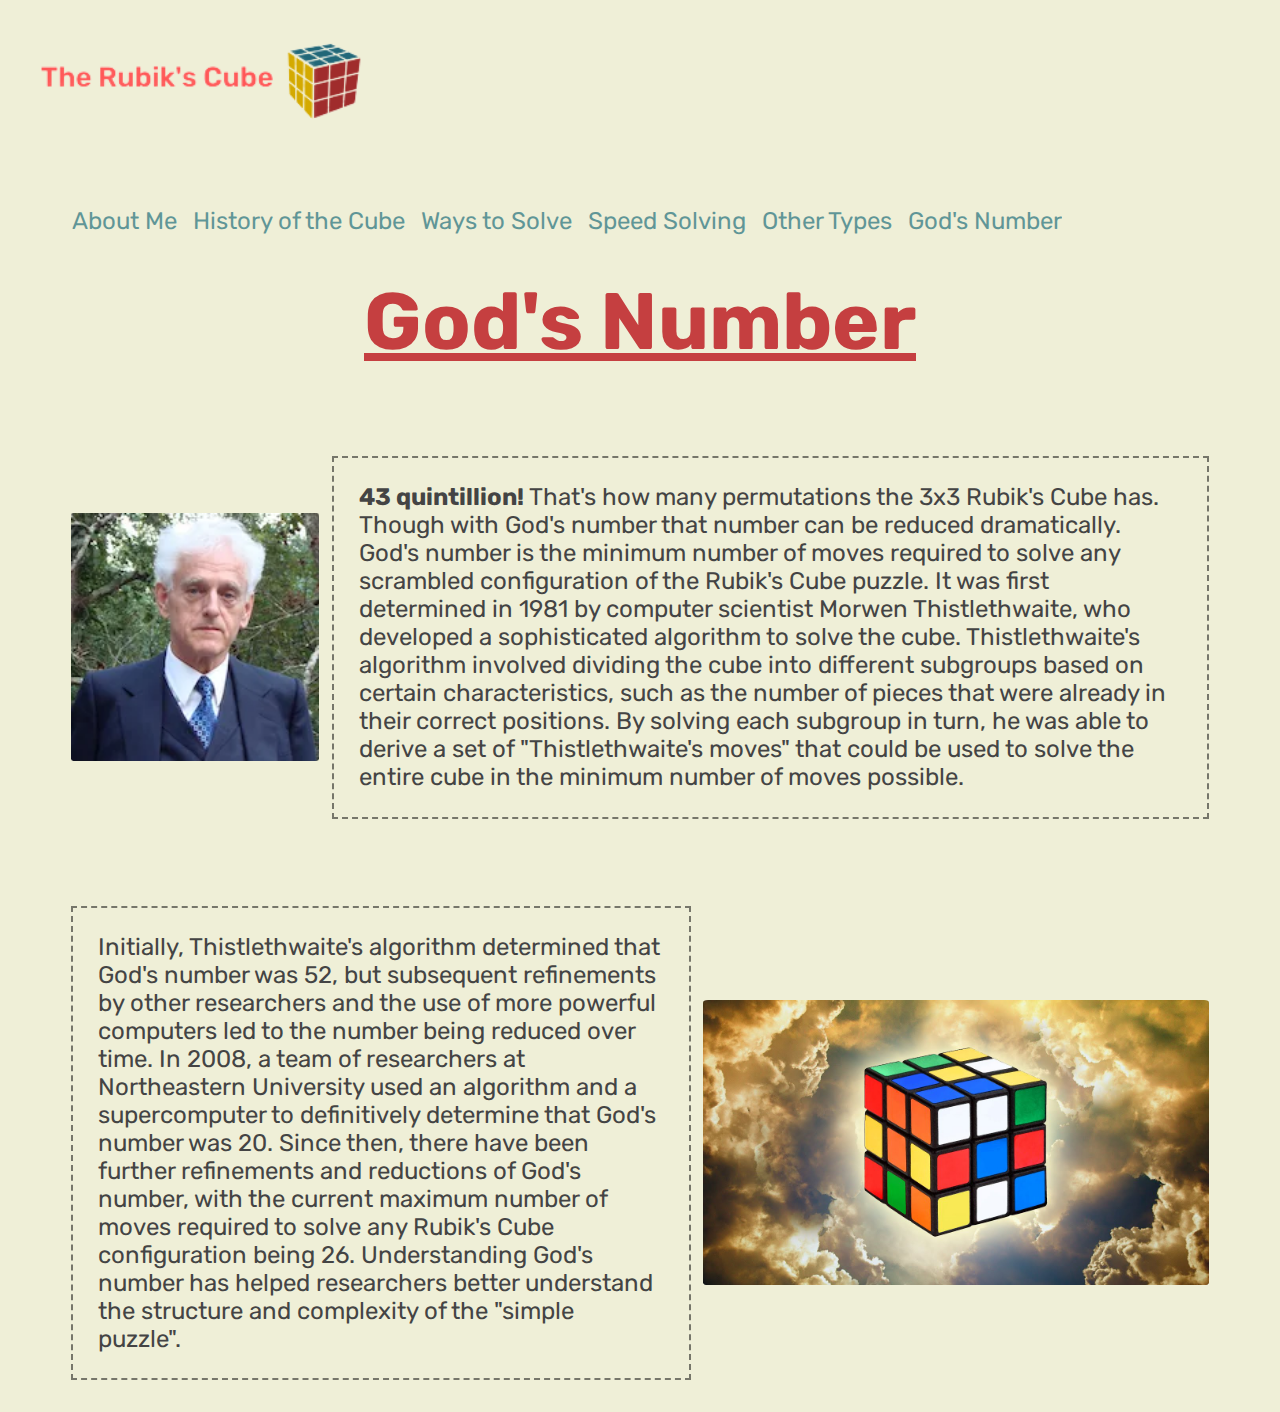
<file: godsNumber.html>
<!DOCTYPE html>
<html lang="en">
  <head>
    <link rel="stylesheet" href="./main.css" />
    <title>Rubik's Cube Website</title>
  </head>
  <body>
    <div class="header">
      <div class="nav-container">
        <div class="title child">
          <img src="./images/logo.png" alt="Logo for the Website" />
        </div>
        <div class="nav-links child">
          <ul>
            <li><a href="./index.html">About Me</a></li>
            <li><a href="./history.html">History of the Cube</a></li>
            <li><a href="./waysToSolve.html">Ways to Solve</a></li>
            <li><a href="./speedSolving.html">Speed Solving</a></li>
            <li><a href="./otherTypes.html">Other Types</a></li>
            <li><a href="./godsNumber.html">God's Number</a></li>
          </ul>
        </div>
      </div>
    </div>
    <h1 class="topic">God's Number</h1>
    <div class="section-left">
      <img
        src="./images/thistlethwaite.png"
        alt="Image of Morwen Thistlethwaite"
        style="width: 200%; height: 200%; margin-left: 5%; margin-right: 1%"
      />
      <p class="para right">
        <strong>43 quintillion!</strong>
        That's how many permutations the 3x3 Rubik's Cube has. Though with God's
        number that number can be reduced dramatically. God's number is the
        minimum number of moves required to solve any scrambled configuration of
        the Rubik's Cube puzzle. It was first determined in 1981 by computer
        scientist Morwen Thistlethwaite, who developed a sophisticated algorithm
        to solve the cube. Thistlethwaite's algorithm involved dividing the cube
        into different subgroups based on certain characteristics, such as the
        number of pieces that were already in their correct positions. By
        solving each subgroup in turn, he was able to derive a set of
        "Thistlethwaite's moves" that could be used to solve the entire cube in
        the minimum number of moves possible.
      </p>
    </div>
    <div class="section-right">
      <p class="para left" style="margin-top: 5%">
        Initially, Thistlethwaite's algorithm determined that God's number was
        52, but subsequent refinements by other researchers and the use of more
        powerful computers led to the number being reduced over time. In 2008, a
        team of researchers at Northeastern University used an algorithm and a
        supercomputer to definitively determine that God's number was 20. Since
        then, there have been further refinements and reductions of God's
        number, with the current maximum number of moves required to solve any
        Rubik's Cube configuration being 26. Understanding God's number has
        helped researchers better understand the structure and complexity of the
        "simple puzzle".
      </p>
      <img
        src="./images/godsNumber.png"
        alt="Image of the Rubik's Cube floating in the clouds"
        style="margin: 3% 5% 0% 1%; width: 40%; height: 40%"
      />
    </div>
  </body>
</html>
</file>
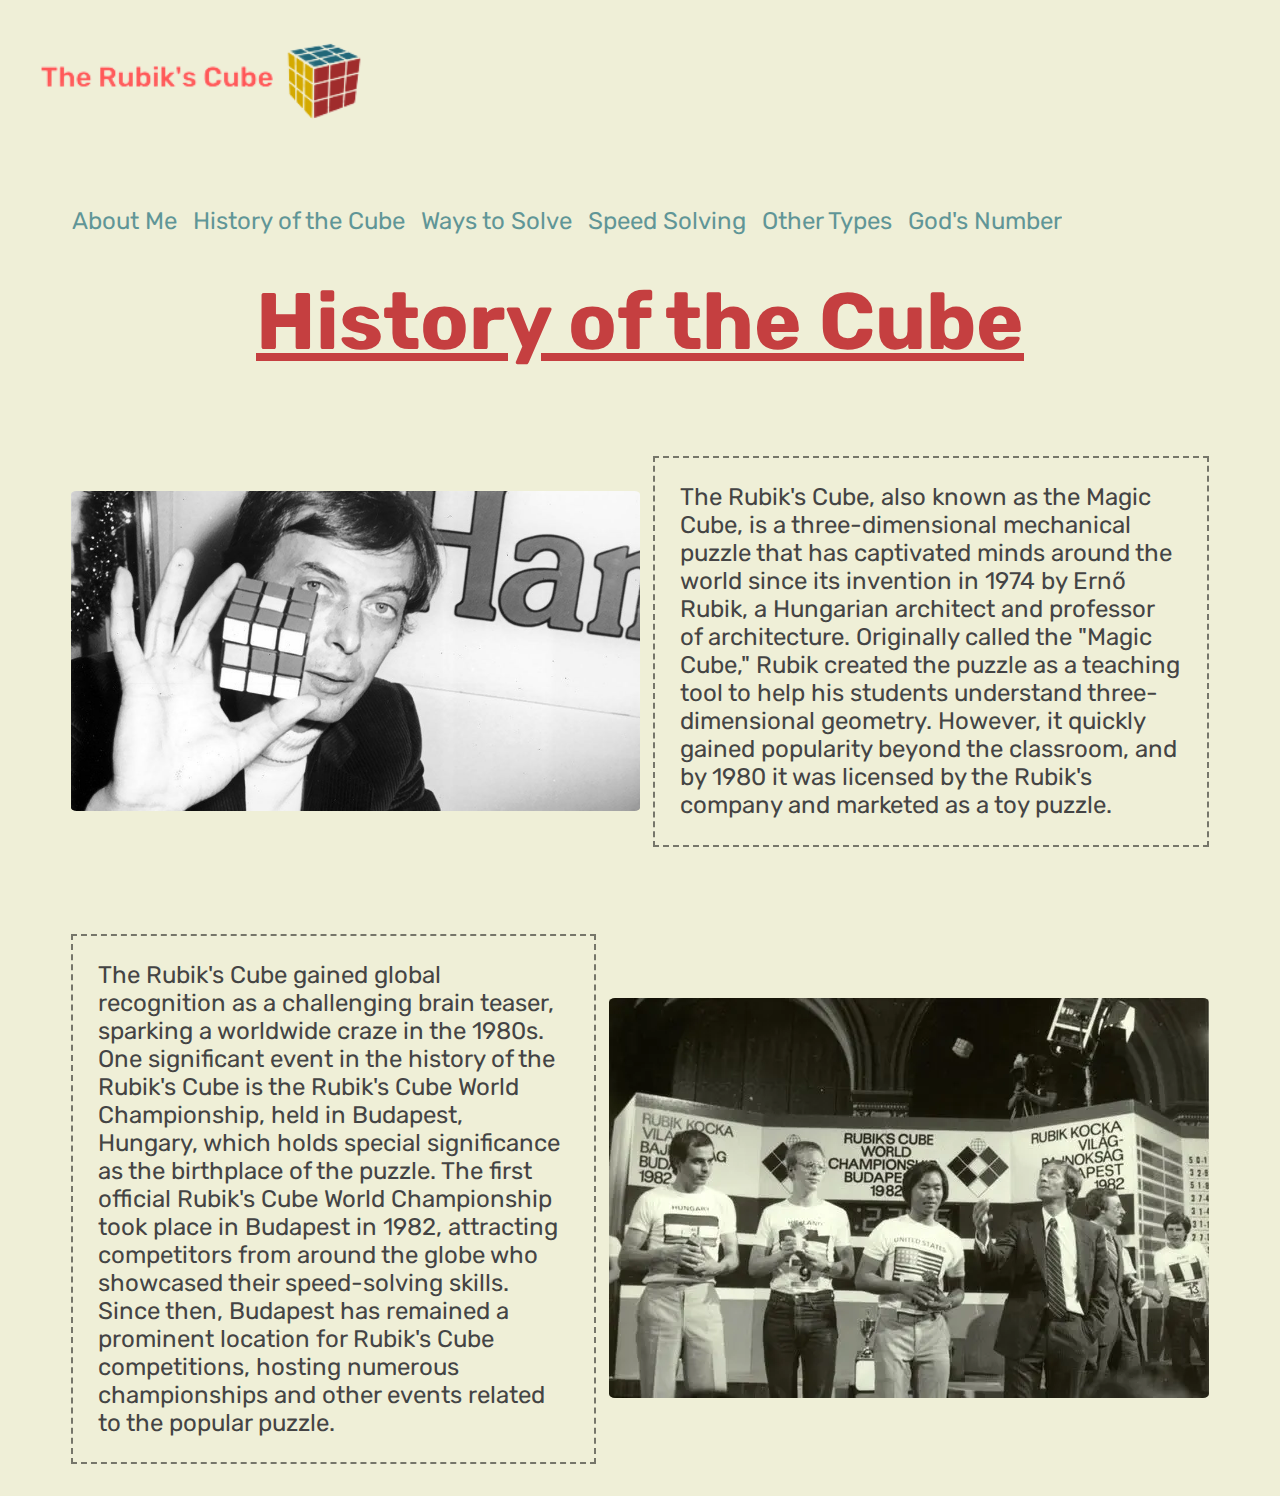
<file: history.html>
<!DOCTYPE html>
<html lang="en">
  <head>
    <link rel="stylesheet" href="./main.css" />
    <title>Rubik's Cube Website</title>
  </head>
  <body>
    <div class="header">
      <div class="nav-container">
        <div class="title child">
          <img src="./images/logo.png" alt="Logo for the Website" />
        </div>
        <div class="nav-links child">
          <ul>
            <li><a href="./index.html">About Me</a></li>
            <li><a href="./history.html">History of the Cube</a></li>
            <li><a href="./waysToSolve.html">Ways to Solve</a></li>
            <li><a href="./speedSolving.html">Speed Solving</a></li>
            <li><a href="./otherTypes.html">Other Types</a></li>
            <li><a href="./godsNumber.html">God's Number</a></li>
          </ul>
        </div>
      </div>
    </div>
    <h1 class="topic">History of the Cube</h1>
    <div class="article">
      <div class="section-left">
        <img
          src="./images/ernoRubik.png"
          alt="Image of Ernő Rubik holding a Rubik's cube"
          style="width: 45%; height: 60%; margin-left: 5%; margin-right: 1%"
        />
        <p class="para right">
          The Rubik's Cube, also known as the Magic Cube, is a three-dimensional
          mechanical puzzle that has captivated minds around the world since its
          invention in 1974 by Ernő Rubik, a Hungarian architect and professor
          of architecture. Originally called the "Magic Cube," Rubik created the
          puzzle as a teaching tool to help his students understand
          three-dimensional geometry. However, it quickly gained popularity
          beyond the classroom, and by 1980 it was licensed by the Rubik's
          company and marketed as a toy puzzle.
        </p>
      </div>
      <div class="section-right">
        <p class="para left" style="margin-top: 5%">
          The Rubik's Cube gained global recognition as a challenging brain
          teaser, sparking a worldwide craze in the 1980s. One significant event
          in the history of the Rubik's Cube is the Rubik's Cube World
          Championship, held in Budapest, Hungary, which holds special
          significance as the birthplace of the puzzle. The first official
          Rubik's Cube World Championship took place in Budapest in 1982,
          attracting competitors from around the globe who showcased their
          speed-solving skills. Since then, Budapest has remained a prominent
          location for Rubik's Cube competitions, hosting numerous championships
          and other events related to the popular puzzle.
        </p>
        <img
          src="./images/competition.png"
          alt="Image of the Rubik's Cube World Championship in Budapest"
          style="margin: 3% 5% 0% 1%"
        />
      </div>
    </div>
  </body>
</html>
</file>
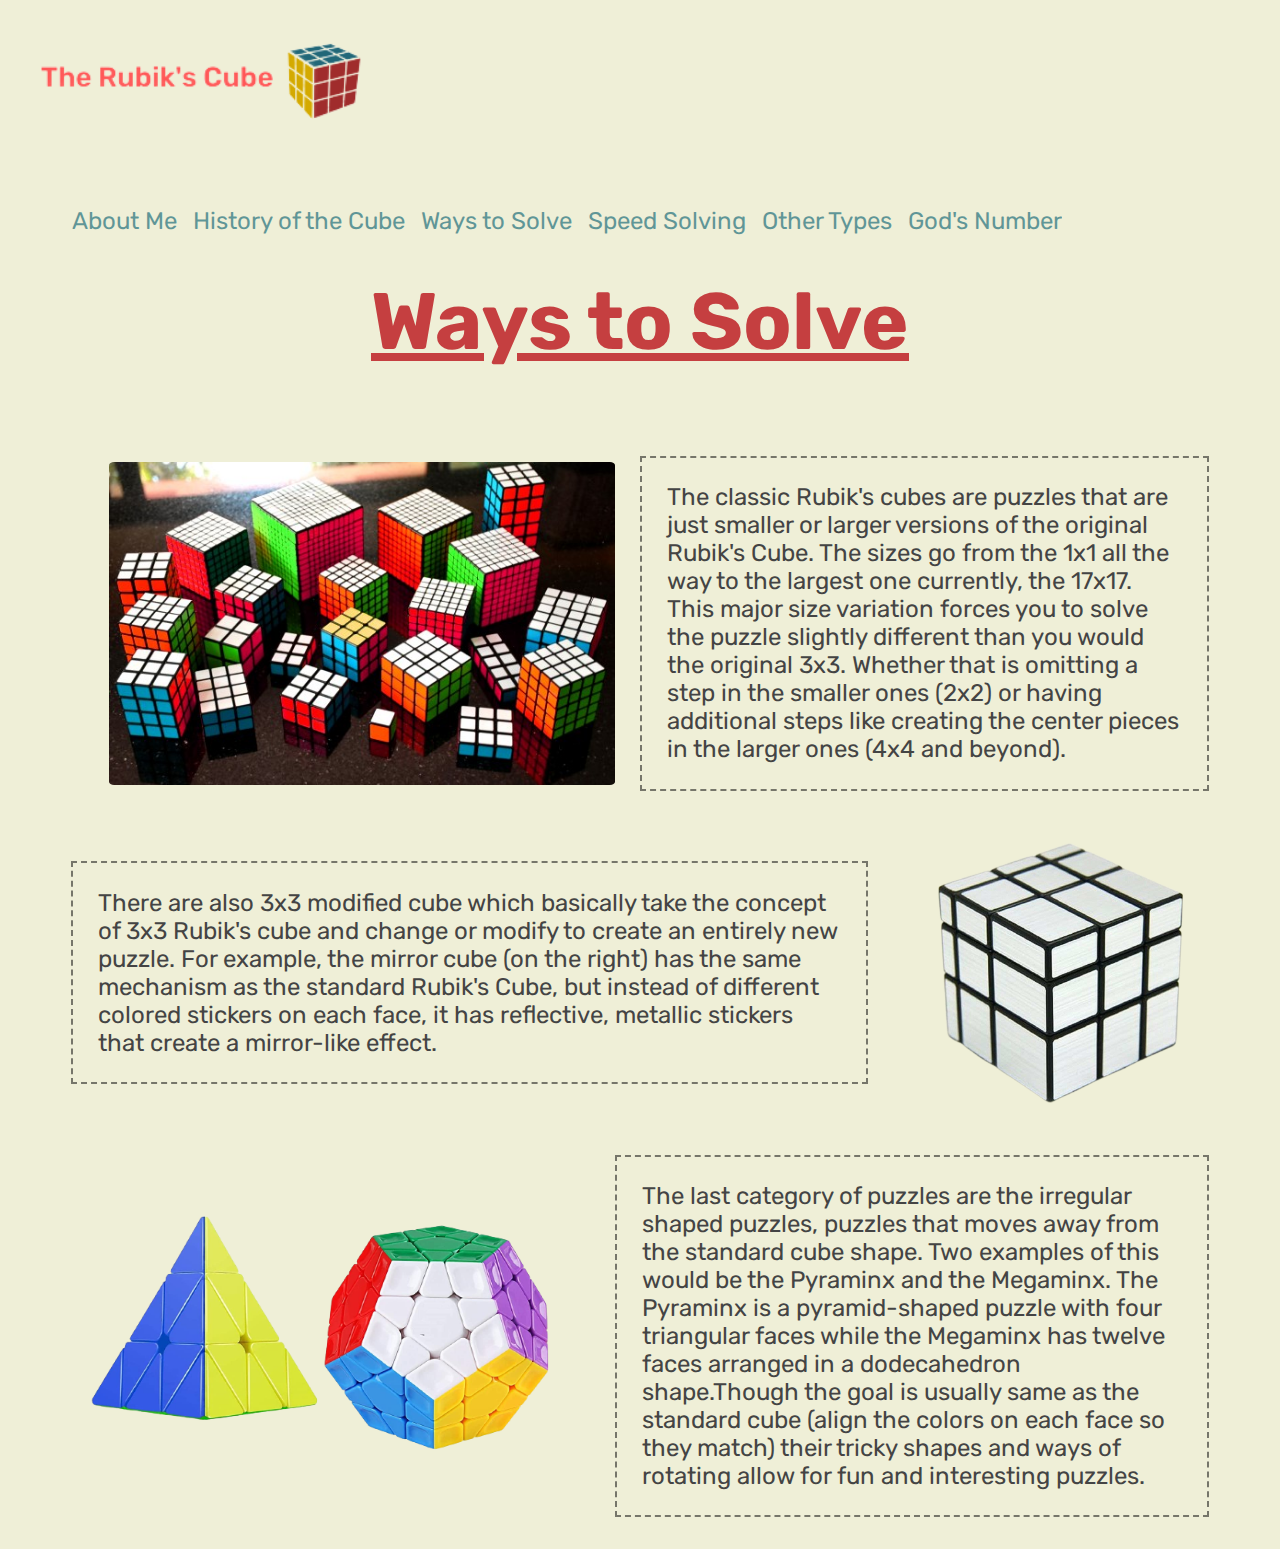
<file: otherTypes.html>
<!DOCTYPE html>
<html lang="en">
  <head>
    <link rel="stylesheet" href="./main.css" />
    <title>Rubik's Cube Website</title>
  </head>
  <body>
    <div class="header">
      <div class="nav-container">
        <div class="title child">
          <img src="./images/logo.png" alt="Logo for the Website" />
        </div>
        <div class="nav-links child">
          <ul>
            <li><a href="./index.html">About Me</a></li>
            <li><a href="./history.html">History of the Cube</a></li>
            <li><a href="./waysToSolve.html">Ways to Solve</a></li>
            <li><a href="./speedSolving.html">Speed Solving</a></li>
            <li><a href="./otherTypes.html">Other Types</a></li>
            <li><a href="./godsNumber.html">God's Number</a></li>
          </ul>
        </div>
      </div>
    </div>
    <h1 class="topic">Ways to Solve</h1>
    <div class="section-left">
      <img
        src="./images/sizes.png"
        alt="Image of the a collection of standard Rubik's Cubes"
        style="width: 40%; height: 30%; margin-left: 8%"
      />
      <p class="para right" style="margin-left: 2%">
        The classic Rubik's cubes are puzzles that are just smaller or larger
        versions of the original Rubik's Cube. The sizes go from the 1x1 all the
        way to the largest one currently, the 17x17. This major size variation
        forces you to solve the puzzle slightly different than you would the
        original 3x3. Whether that is omitting a step in the smaller ones (2x2)
        or having additional steps like creating the center pieces in the larger
        ones (4x4 and beyond).
      </p>
    </div>
    <div class="section-right">
      <p class="para left">
        There are also 3x3 modified cube which basically take the concept of 3x3
        Rubik's cube and change or modify to create an entirely new puzzle. For
        example, the mirror cube (on the right) has the same mechanism as the
        standard Rubik's Cube, but instead of different colored stickers on each
        face, it has reflective, metallic stickers that create a mirror-like
        effect.
      </p>
      <img
        src="./images/mirrorCube.png"
        alt="Image of the Mirror Cube"
        style="
          width: 25%;
          height: 25%;
          margin-top: 0%;
          margin-right: 4%;
          margin-left: 3%;
        "
      />
    </div>
    <div class="section-left">
      <img
        src="./images/minxes.png"
        alt="Image of the Pyraminx and the Megaminx"
        style="
          width: 40%;
          height: 40%;
          margin-left: 6%;
          margin-right: 2%;
          margin-bottom: 0;
        "
      />
      <p class="para right">
        The last category of puzzles are the irregular shaped puzzles, puzzles
        that moves away from the standard cube shape. Two examples of this would
        be the Pyraminx and the Megaminx. The Pyraminx is a pyramid-shaped
        puzzle with four triangular faces while the Megaminx has twelve faces
        arranged in a dodecahedron shape.Though the goal is usually same as the
        standard cube (align the colors on each face so they match) their tricky
        shapes and ways of rotating allow for fun and interesting puzzles.
      </p>
    </div>
  </body>
</html>
</file>
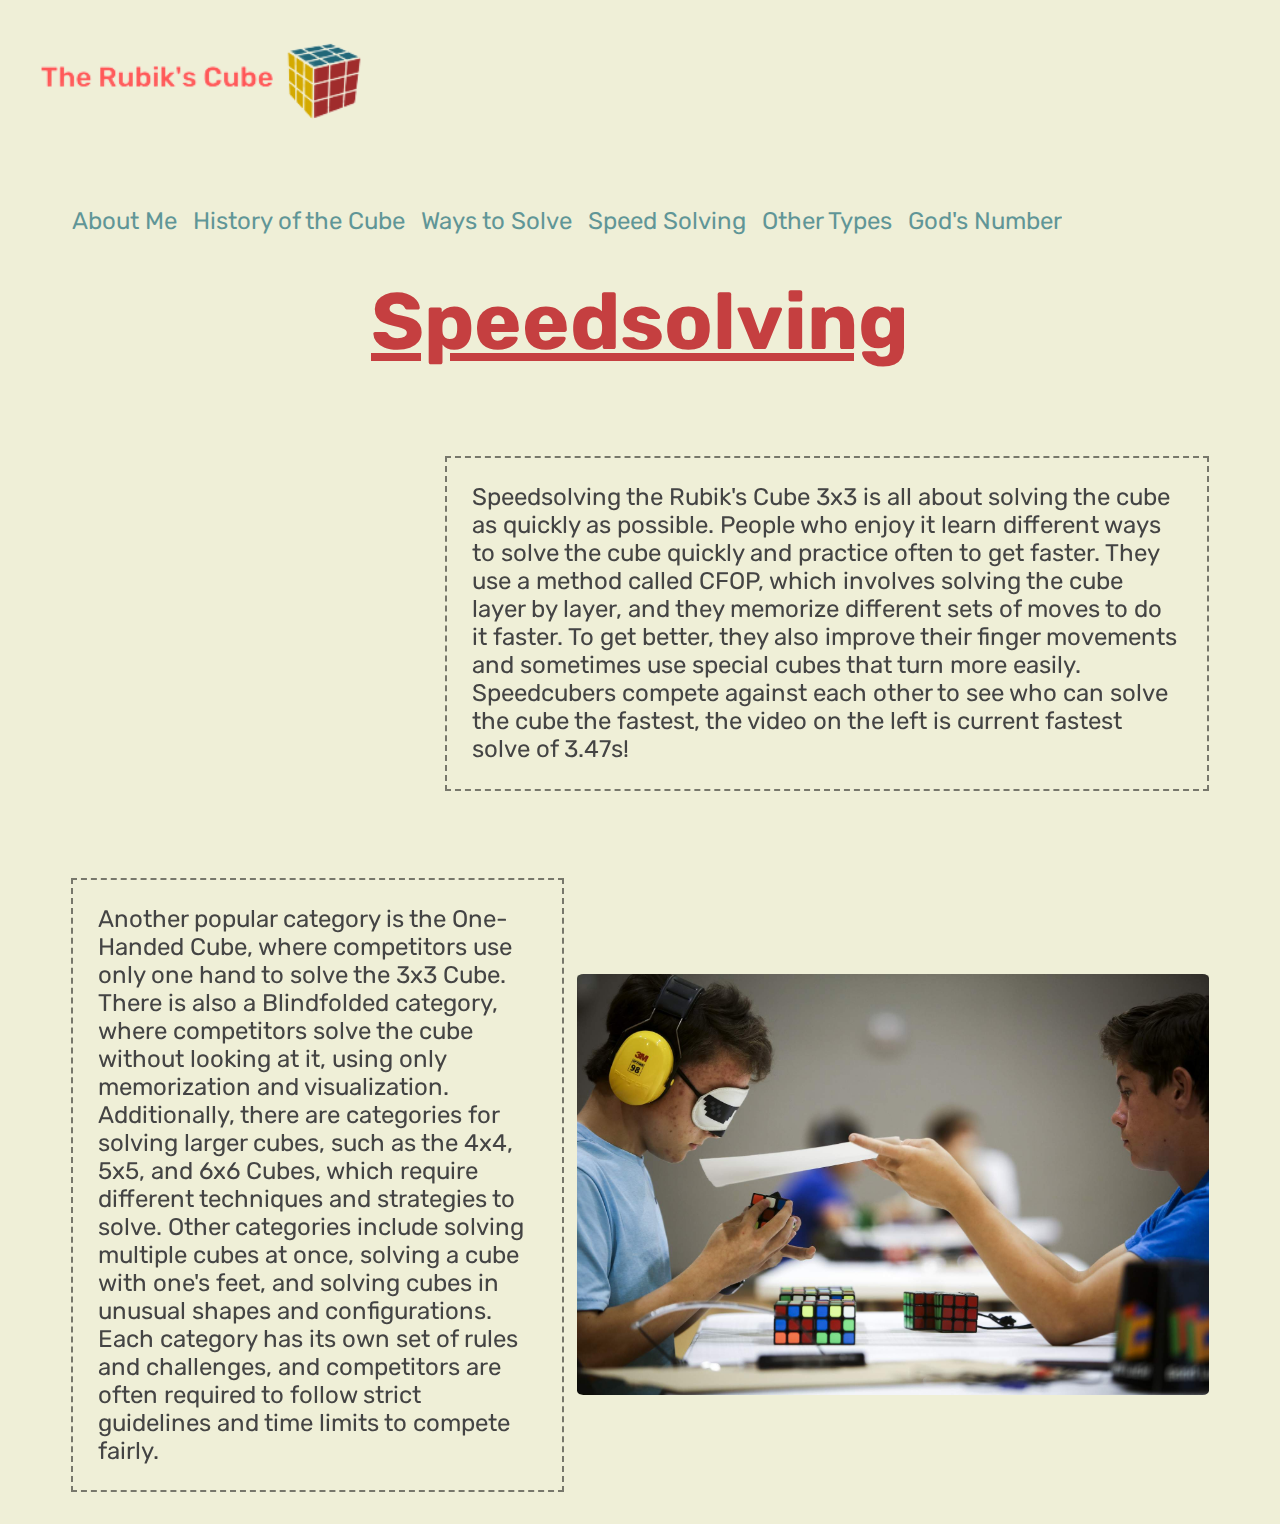
<file: speedSolving.html>
<!DOCTYPE html>
<html lang="en">
  <head>
    <link rel="stylesheet" href="./main.css" />
    <title>Rubik's Cube Website</title>
  </head>
  <body>
    <div class="header">
      <div class="nav-container">
        <div class="title child">
          <img src="./images/logo.png" alt="Logo for the Website" />
        </div>
        <div class="nav-links child">
          <ul>
            <li><a href="./index.html">About Me</a></li>
            <li><a href="./history.html">History of the Cube</a></li>
            <li><a href="./waysToSolve.html">Ways to Solve</a></li>
            <li><a href="./speedSolving.html">Speed Solving</a></li>
            <li><a href="./otherTypes.html">Other Types</a></li>
            <li><a href="./godsNumber.html">God's Number</a></li>
          </ul>
        </div>
      </div>
    </div>
    <h1 class="topic">Speedsolving</h1>
    <div class="article">
      <div class="section-left">
        <iframe
          src="https://www.youtube-nocookie.com/embed/mkU_6TD2f7U"
          title="YouTube video player"
          frameborder="0"
          allow="accelerometer; autoplay; clipboard-write; encrypted-media; gyroscope; picture-in-picture; web-share"
          allowfullscreen
          alt="Video of the current 3x3 singel world record"
          style="width: 200em; height: 20em; margin-left: 5%; margin-right: 1%"
        >
        </iframe>
        <p class="para right">
          Speedsolving the Rubik's Cube 3x3 is all about solving the cube as
          quickly as possible. People who enjoy it learn different ways to solve
          the cube quickly and practice often to get faster. They use a method
          called CFOP, which involves solving the cube layer by layer, and they
          memorize different sets of moves to do it faster. To get better, they
          also improve their finger movements and sometimes use special cubes
          that turn more easily. Speedcubers compete against each other to see
          who can solve the cube the fastest, the video on the left is current
          fastest solve of 3.47s!
        </p>
      </div>

      <div class="section-right">
        <p class="para left" style="margin-top: 5%">
          Another popular category is the One-Handed Cube, where competitors use
          only one hand to solve the 3x3 Cube. There is also a Blindfolded
          category, where competitors solve the cube without looking at it,
          using only memorization and visualization. Additionally, there are
          categories for solving larger cubes, such as the 4x4, 5x5, and 6x6
          Cubes, which require different techniques and strategies to solve.
          Other categories include solving multiple cubes at once, solving a
          cube with one's feet, and solving cubes in unusual shapes and
          configurations. Each category has its own set of rules and challenges,
          and competitors are often required to follow strict guidelines and
          time limits to compete fairly.
        </p>
        <img
          src="./images/blindfold.png"
          alt="Image of someone doing a blindfold solve"
          style="margin: 3% 5% 0% 1%; width: 50%; height: 50%"
        />
      </div>
    </div>
  </body>
</html>
</file>
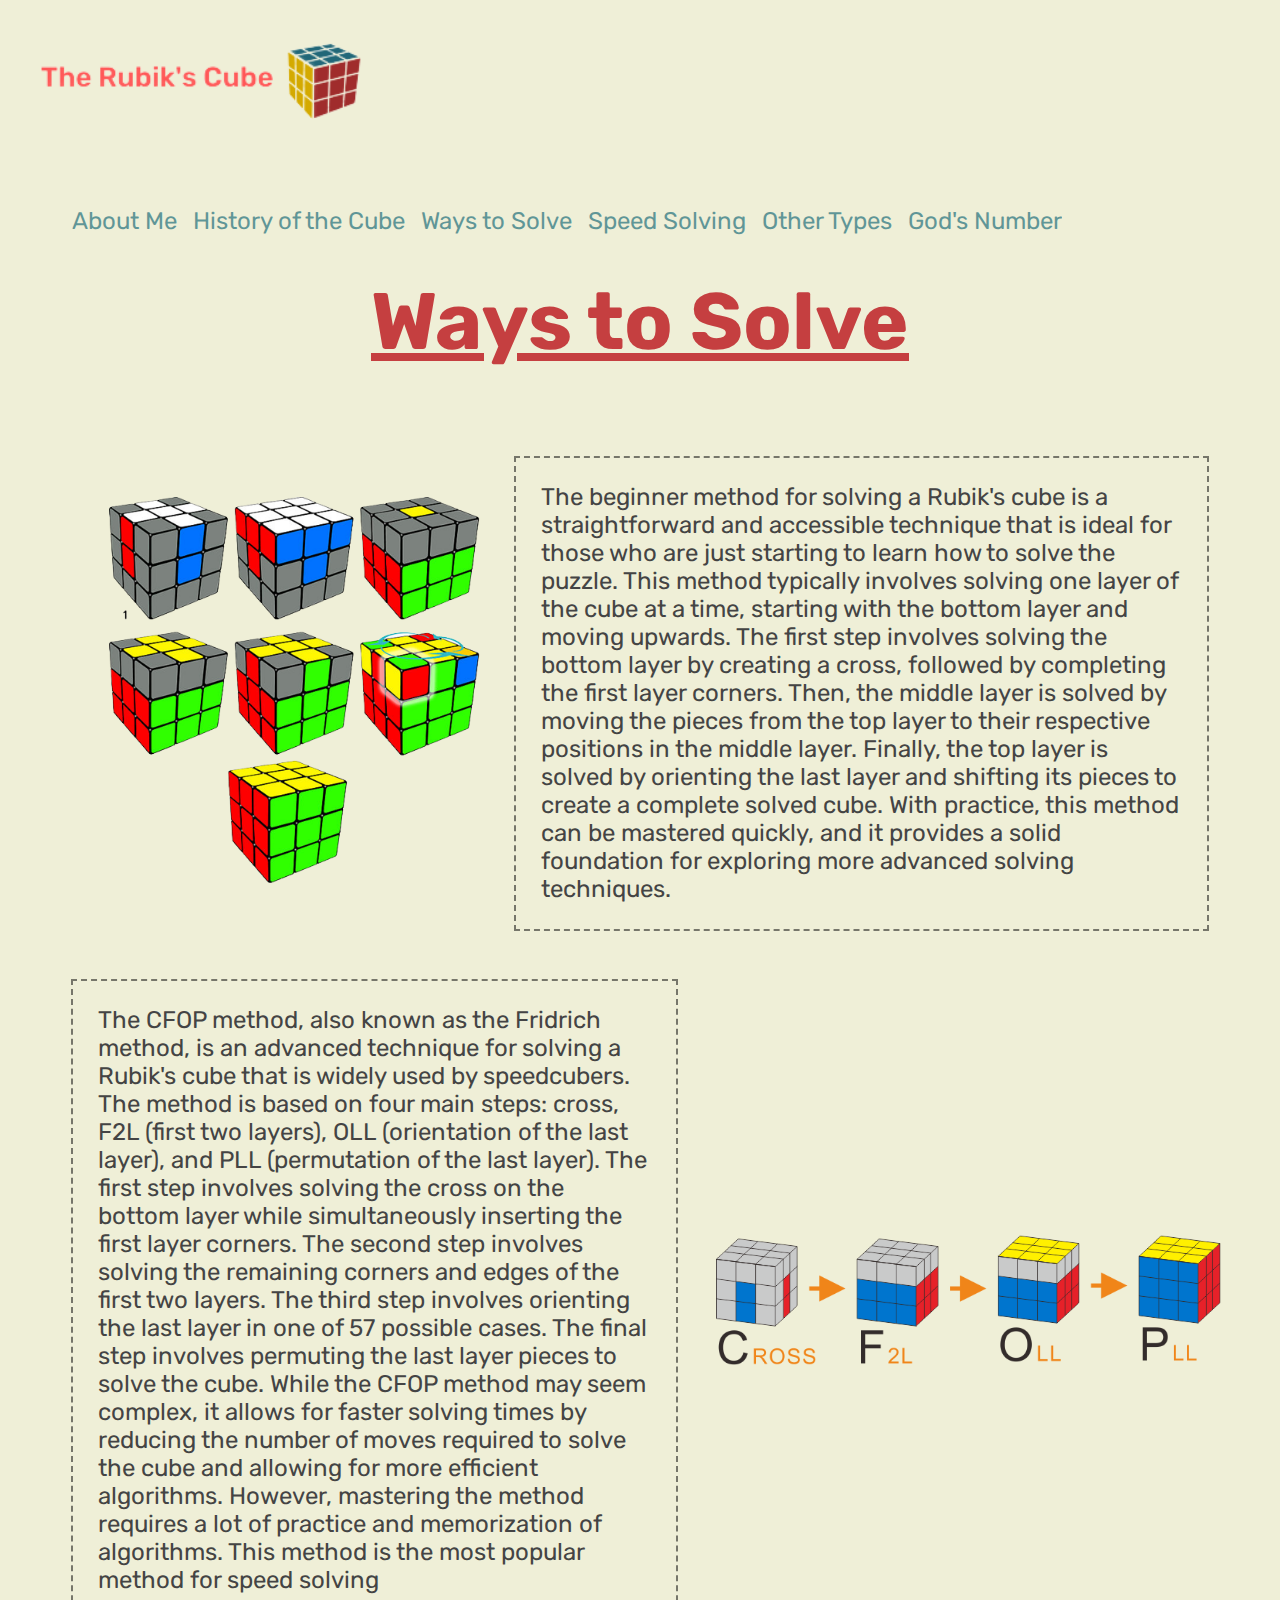
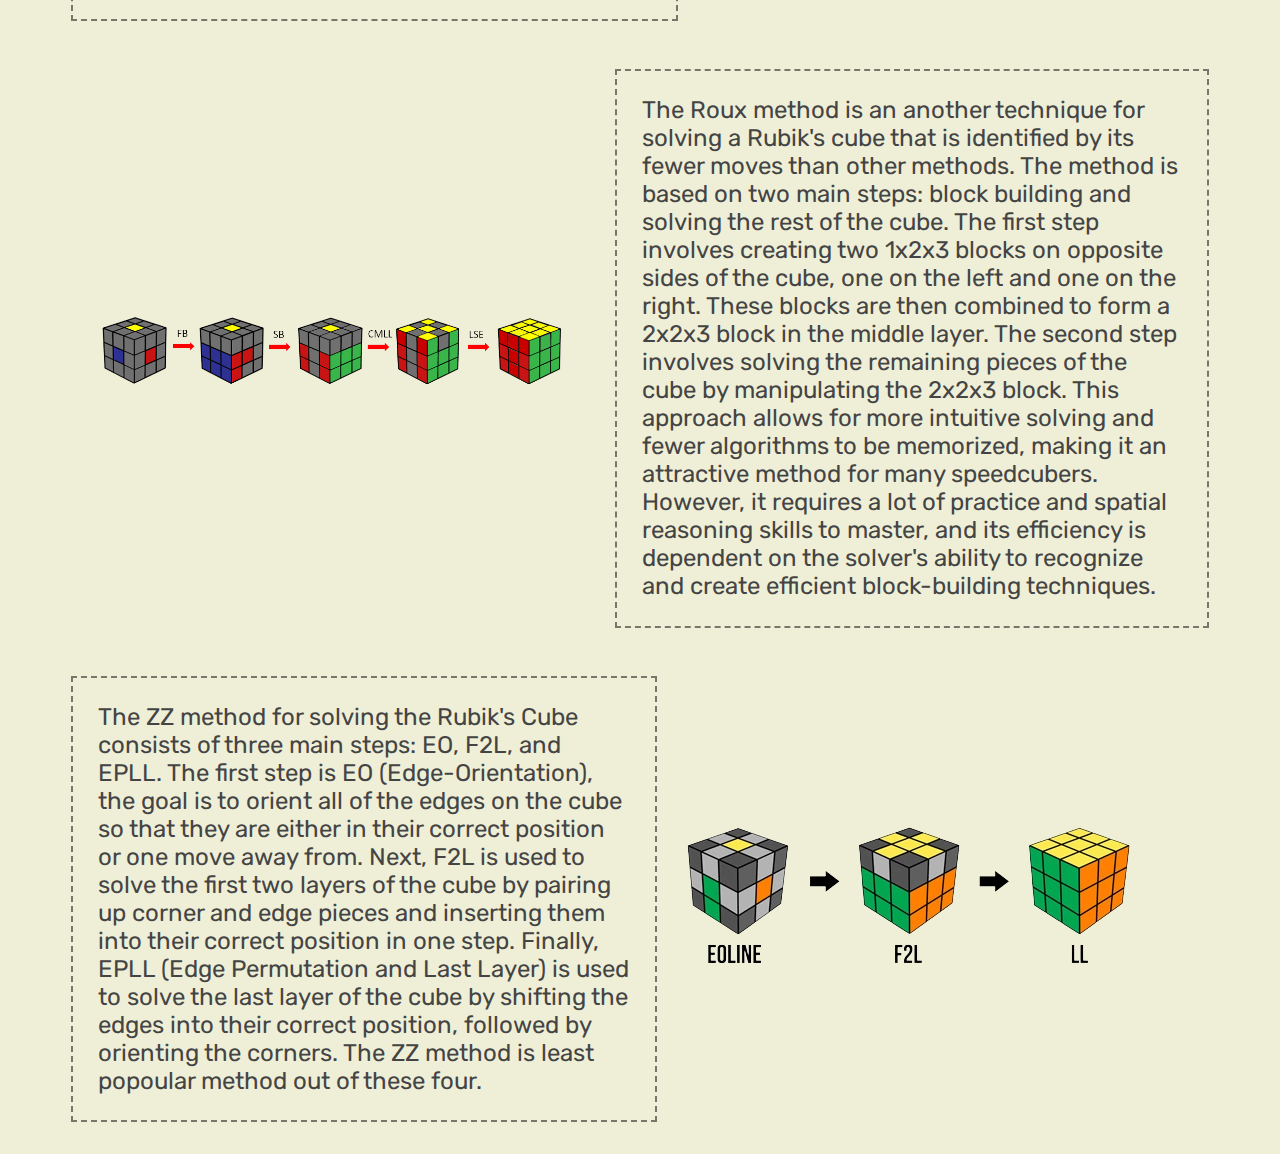
<file: waysToSolve.html>
<!DOCTYPE html>
<html lang="en">
  <head>
    <link rel="stylesheet" href="./main.css" />
    <title>Rubik's Cube Website</title>
  </head>
  <body>
    <div class="header">
      <div class="nav-container">
        <div class="title child">
          <img src="./images/logo.png" alt="Logo for the Website" />
        </div>
        <div class="nav-links child">
          <ul>
            <li><a href="./index.html">About Me</a></li>
            <li><a href="./history.html">History of the Cube</a></li>
            <li><a href="./waysToSolve.html">Ways to Solve</a></li>
            <li><a href="./speedSolving.html">Speed Solving</a></li>
            <li><a href="./otherTypes.html">Other Types</a></li>
            <li><a href="./godsNumber.html">God's Number</a></li>
          </ul>
        </div>
      </div>
    </div>
    <h1 class="topic">Ways to Solve</h1>
    <div class="section-left">
      <img
        src="./images/beginnerMethod.png"
        alt="Image of the Beginner Method infographic"
        style="width: 30%; height: 30%; margin-left: 8%"
      />
      <p class="para right" style="margin-left: 2%">
        The beginner method for solving a Rubik's cube is a straightforward and
        accessible technique that is ideal for those who are just starting to
        learn how to solve the puzzle. This method typically involves solving
        one layer of the cube at a time, starting with the bottom layer and
        moving upwards. The first step involves solving the bottom layer by
        creating a cross, followed by completing the first layer corners. Then,
        the middle layer is solved by moving the pieces from the top layer to
        their respective positions in the middle layer. Finally, the top layer
        is solved by orienting the last layer and shifting its pieces to create
        a complete solved cube. With practice, this method can be mastered
        quickly, and it provides a solid foundation for exploring more advanced
        solving techniques.
      </p>
    </div>
    <div class="section-right">
      <p class="para left">
        The CFOP method, also known as the Fridrich method, is an advanced
        technique for solving a Rubik's cube that is widely used by speedcubers.
        The method is based on four main steps: cross, F2L (first two layers),
        OLL (orientation of the last layer), and PLL (permutation of the last
        layer). The first step involves solving the cross on the bottom layer
        while simultaneously inserting the first layer corners. The second step
        involves solving the remaining corners and edges of the first two
        layers. The third step involves orienting the last layer in one of 57
        possible cases. The final step involves permuting the last layer pieces
        to solve the cube. While the CFOP method may seem complex, it allows for
        faster solving times by reducing the number of moves required to solve
        the cube and allowing for more efficient algorithms. However, mastering
        the method requires a lot of practice and memorization of algorithms.
        This method is the most popular method for speed solving
      </p>
      <img
        src="./images/cfop.png"
        alt="Image of the CFOP Method infographic"
        style="
          width: 40%;
          height: 60%;
          margin-top: 0%;
          margin-right: 4%;
          margin-left: 3%;
        "
      />
    </div>
    <div class="section-left">
      <img
        src="./images/roux.png"
        alt="Image of the Roux Method infographic"
        style="
          width: 40%;
          height: 40%;
          margin-left: 6%;
          margin-right: 2%;
          margin-bottom: 0;
        "
      />
      <p class="para right">
        The Roux method is an another technique for solving a Rubik's cube that
        is identified by its fewer moves than other methods. The method is based
        on two main steps: block building and solving the rest of the cube. The
        first step involves creating two 1x2x3 blocks on opposite sides of the
        cube, one on the left and one on the right. These blocks are then
        combined to form a 2x2x3 block in the middle layer. The second step
        involves solving the remaining pieces of the cube by manipulating the
        2x2x3 block. This approach allows for more intuitive solving and fewer
        algorithms to be memorized, making it an attractive method for many
        speedcubers. However, it requires a lot of practice and spatial
        reasoning skills to master, and its efficiency is dependent on the
        solver's ability to recognize and create efficient block-building
        techniques.
      </p>
    </div>
    <div class="section-right" style="margin-top: 0">
      <p class="para left">
        The ZZ method for solving the Rubik's Cube consists of three main steps:
        EO, F2L, and EPLL. The first step is EO (Edge-Orientation), the goal is
        to orient all of the edges on the cube so that they are either in their
        correct position or one move away from. Next, F2L is used to solve the
        first two layers of the cube by pairing up corner and edge pieces and
        inserting them into their correct position in one step. Finally, EPLL
        (Edge Permutation and Last Layer) is used to solve the last layer of the
        cube by shifting the edges into their correct position, followed by
        orienting the corners. The ZZ method is least popoular method out of
        these four.
      </p>
      <img
        src="./images/zz.png"
        alt="Image of the ZZ Method infographic"
        style="
          width: 40%;
          height: 60%;
          margin-top: 0%;
          margin-right: 10%;
          margin-left: 1%;
        "
      />
    </div>
  </body>
</html>
</file>
<file: main.css>
@import url(https://fonts.bunny.net/css?family=rubik:400,500,600);

html {
    font-family: 'Rubik','sans-serif';
    background-color: #efefd7;
}
body {
    color: #C53F40;
  
}
.title {
    text-align: center; 
    padding-top: 4.5%;
    font-size: 500%;    
    margin-bottom: 0;
    padding-bottom: 0;
}

.nav-container {
    margin: 0;
    width: 100%;
}

.title {
    font-size: 200%;
    display: flex;
}

.title img {
    width: 125%;
    height: 125%;
}


.child {    
    display: inline-block;
    padding: 1rem 1rem;
    vertical-align: middle;
} 


.nav-links {
    text-align: center;
    margin-right: 4.5%;
}


ul {
    list-style-type: none;
    display: inline-block;  
    margin: 0;
    margin-top: 1%;
    margin-bottom: 1%;
    font-size: 100%;
}
 
li{
    float: left; 
}
li a {
    color: #005C6E;
    opacity: 0.6;
    font-weight: 400;
    transition: 0.3s;
    text-align: center;
    text-decoration: none;
    font-size: 150%;   
    display: block;
    padding: 8px;
}

li a:hover {
    opacity: 1;
    font-size: 151.5%;
}

.topic{
    text-align: center;
    font-size: 500%;
    text-decoration: underline;
    margin: 0;
    padding-bottom: 5%;
}

.section-left {
    display: flex;
    align-items: center;
}

img {
    border-radius: 1%;
}
.section-right {
    display: flex;
    align-items: center;

}
.para {  
    font-size: 150%;
    font-weight: 400;
    color: #444444;
    padding: 2%;
    border: 0.1em dashed rgba(0,0,0,0.5);
}

.right {
    margin-right:5%;
}

.left {
    margin-left: 5%;
}

.aboutMe {
    width: 35%;
    height: 35%;
    border-radius: 50%;
}

.paraAboutMe{
    margin: 0% 20% 0% 20%;
    font-size: 150%;
    font-weight: 400;
    color: #444444;
    padding-top: 2%;
}


.content {
    text-align: center;
}
</file>
